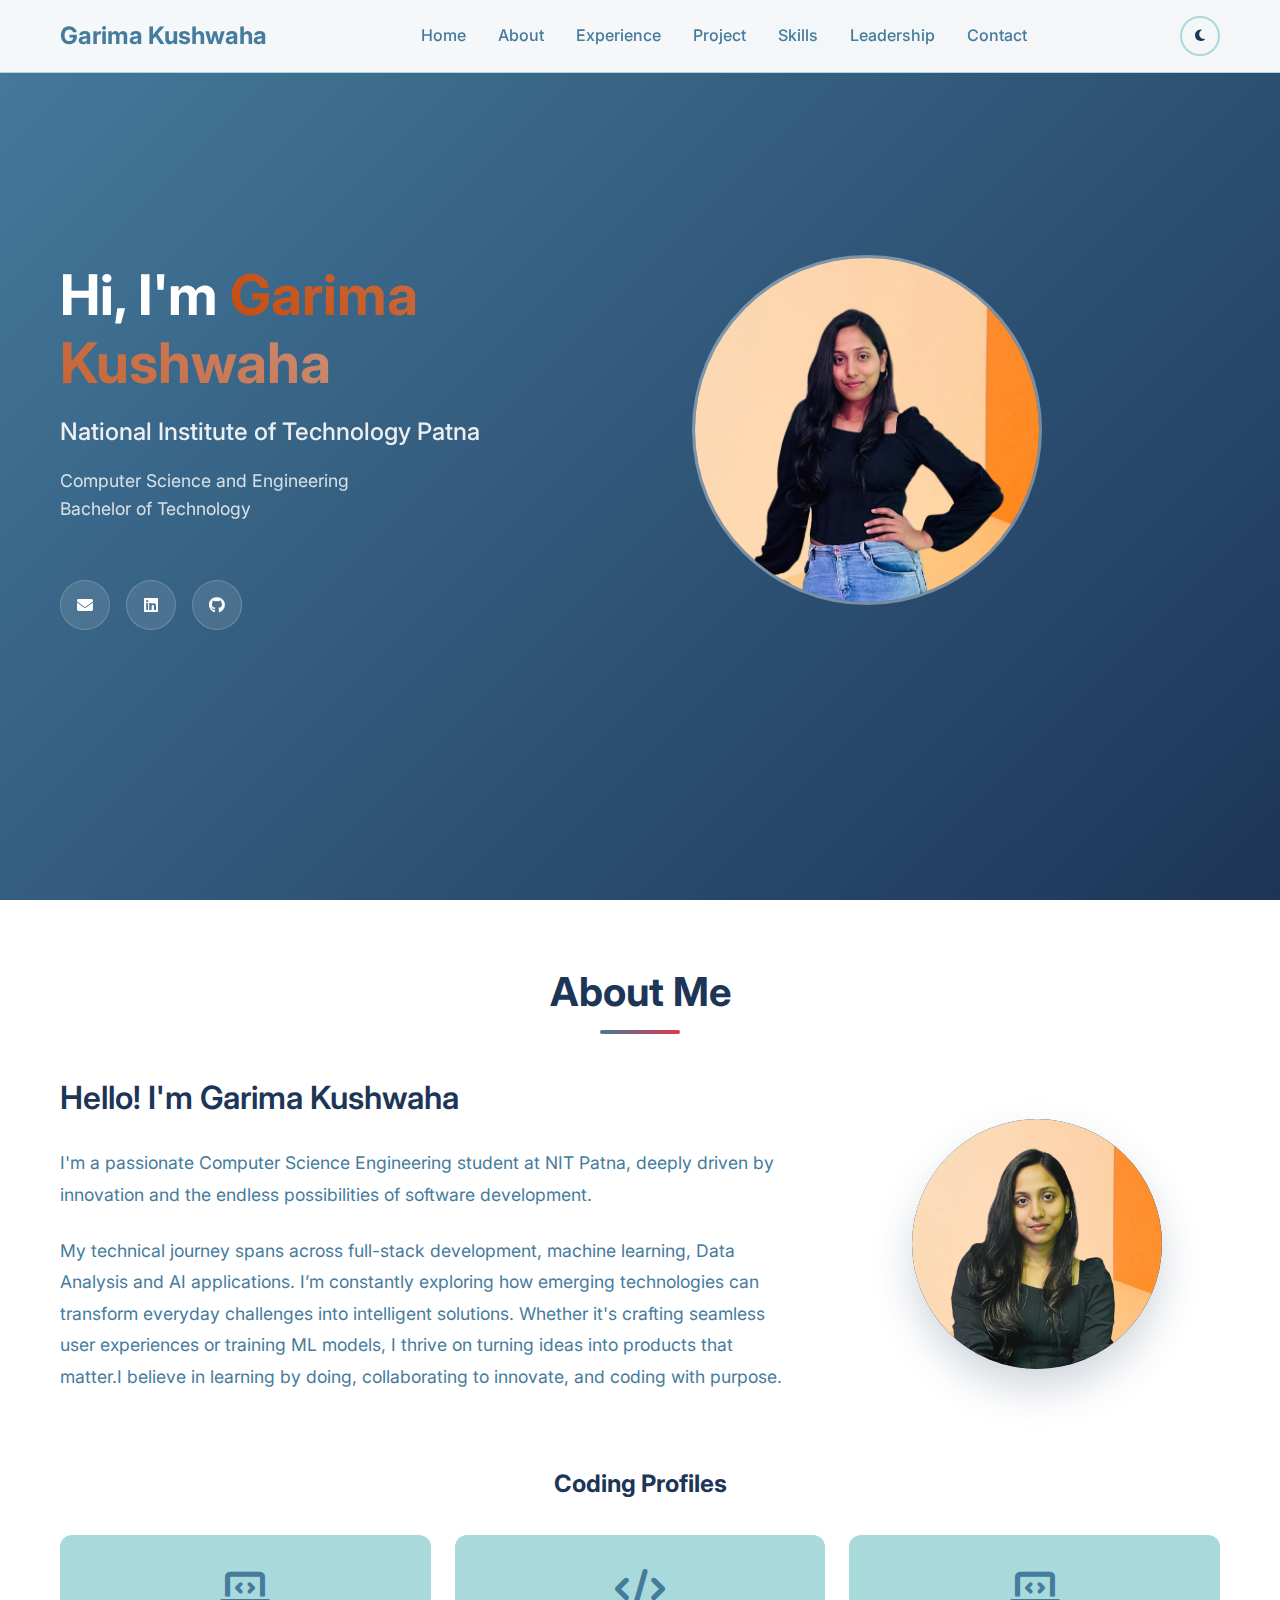
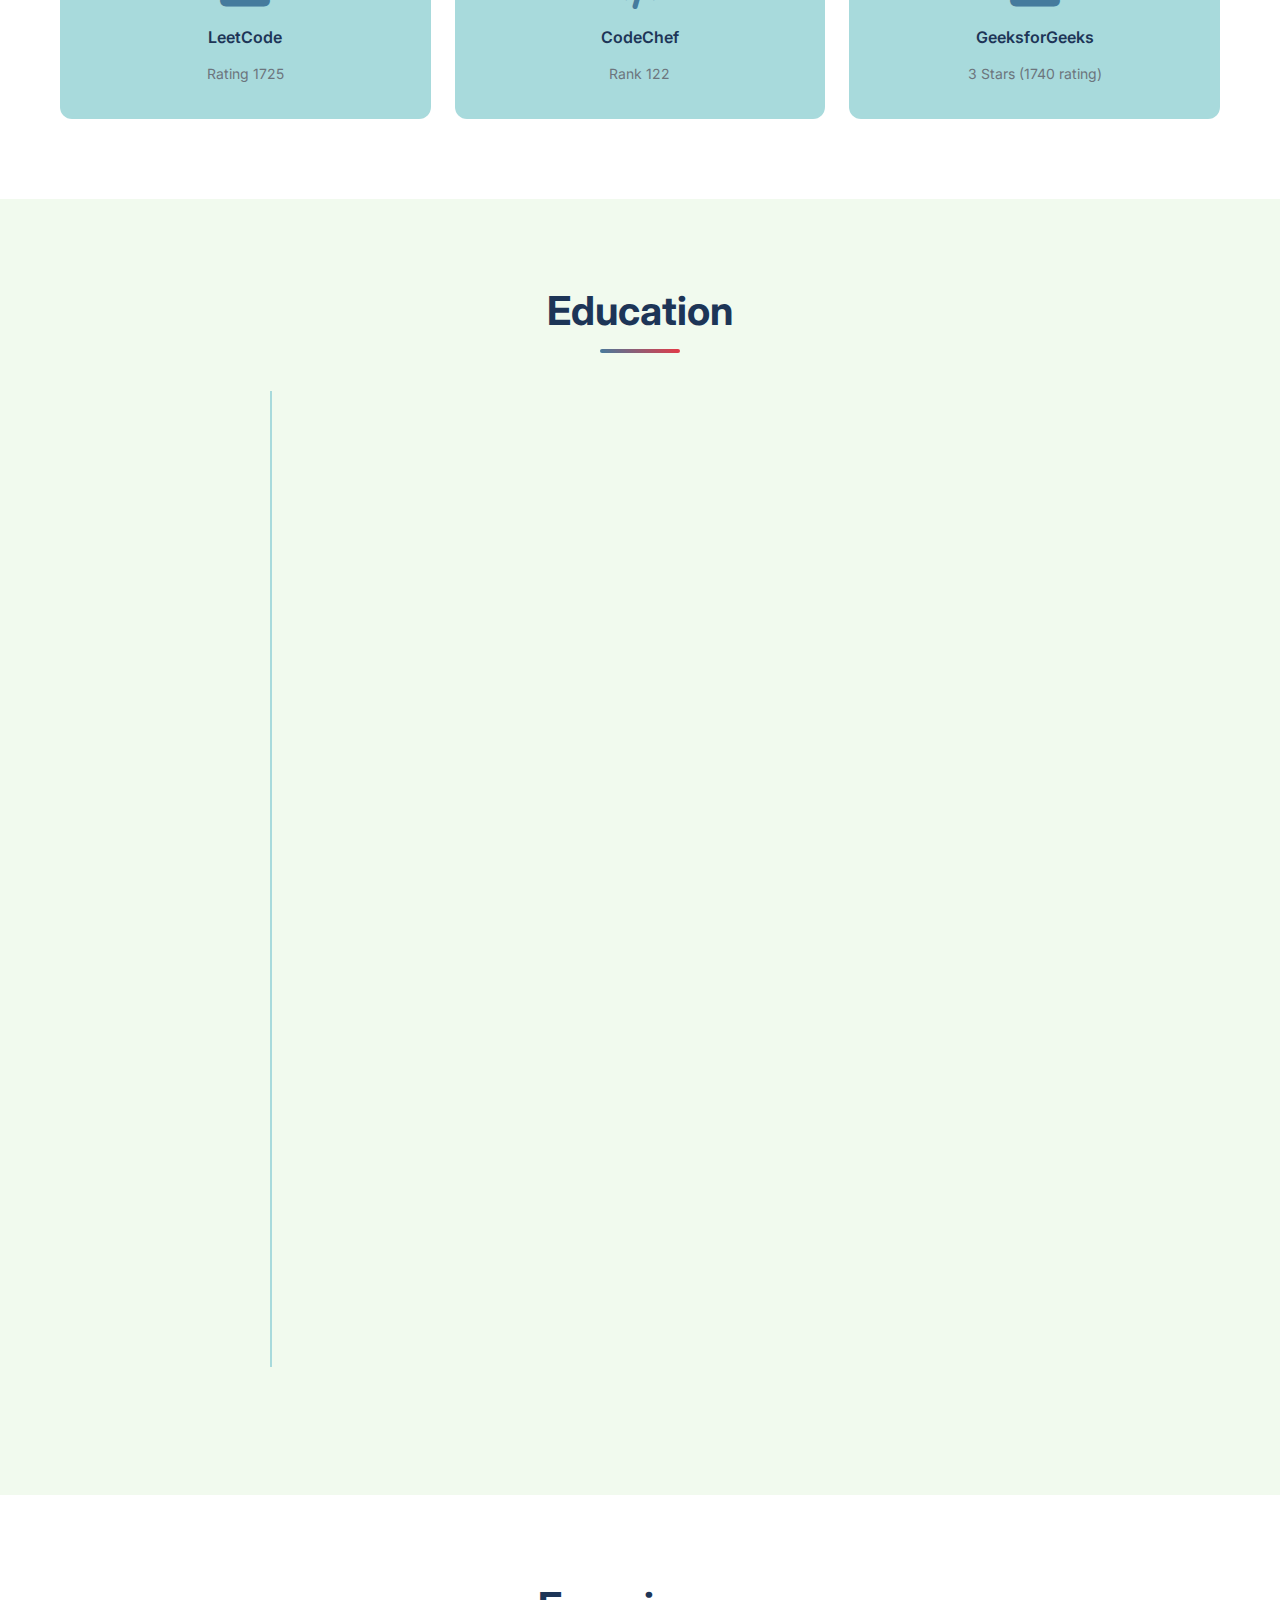
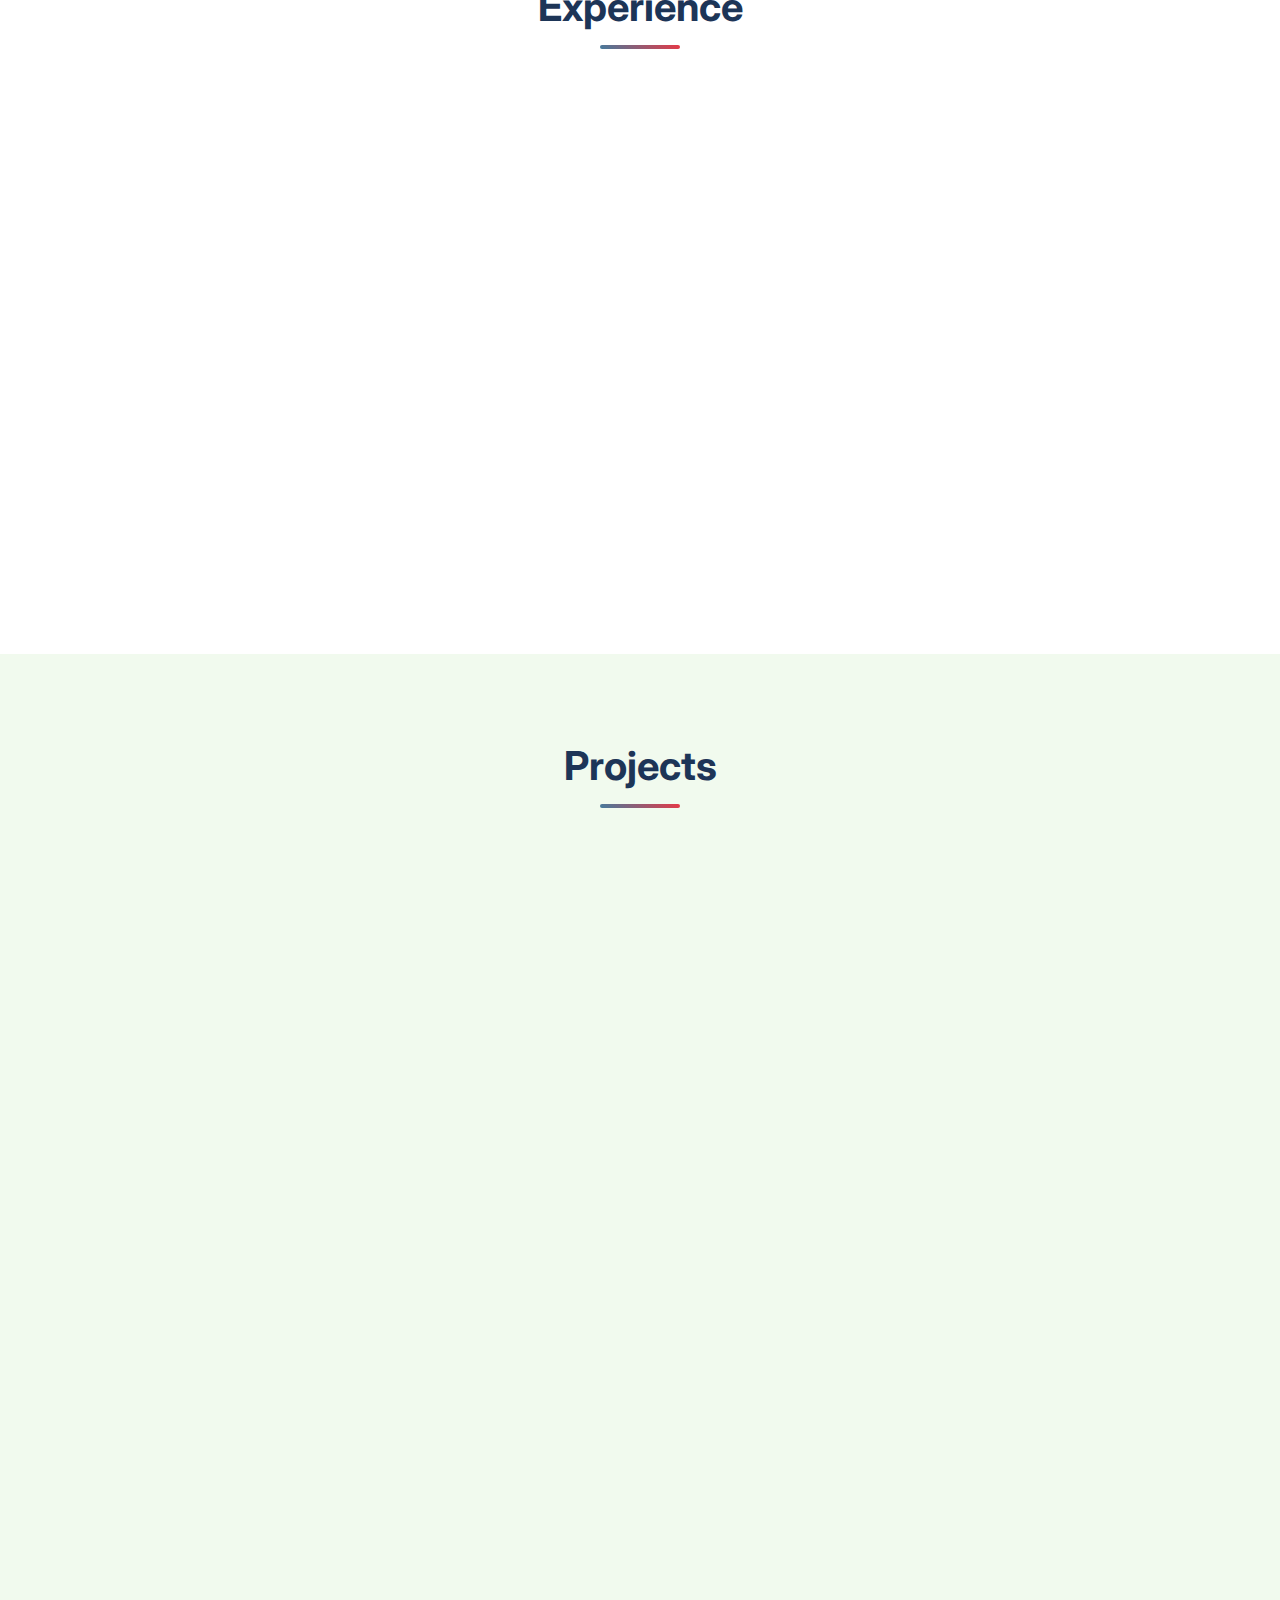
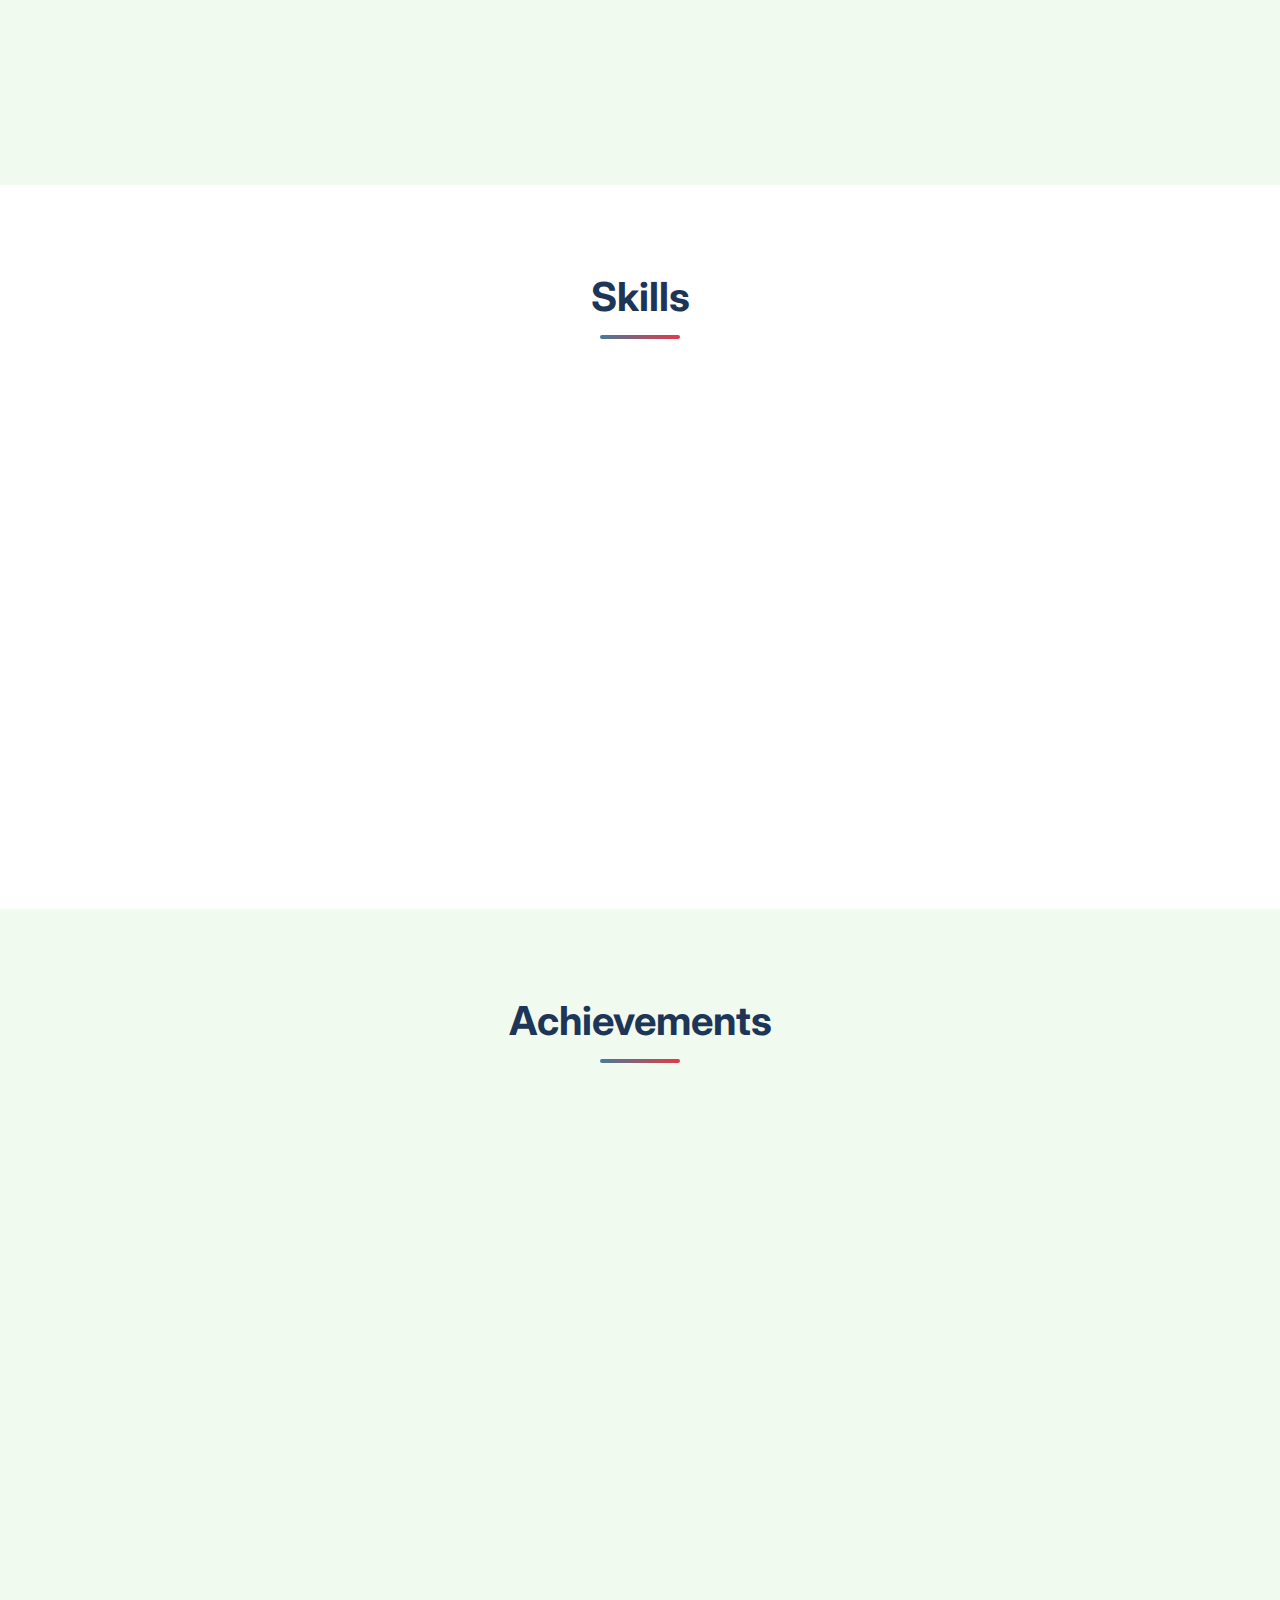
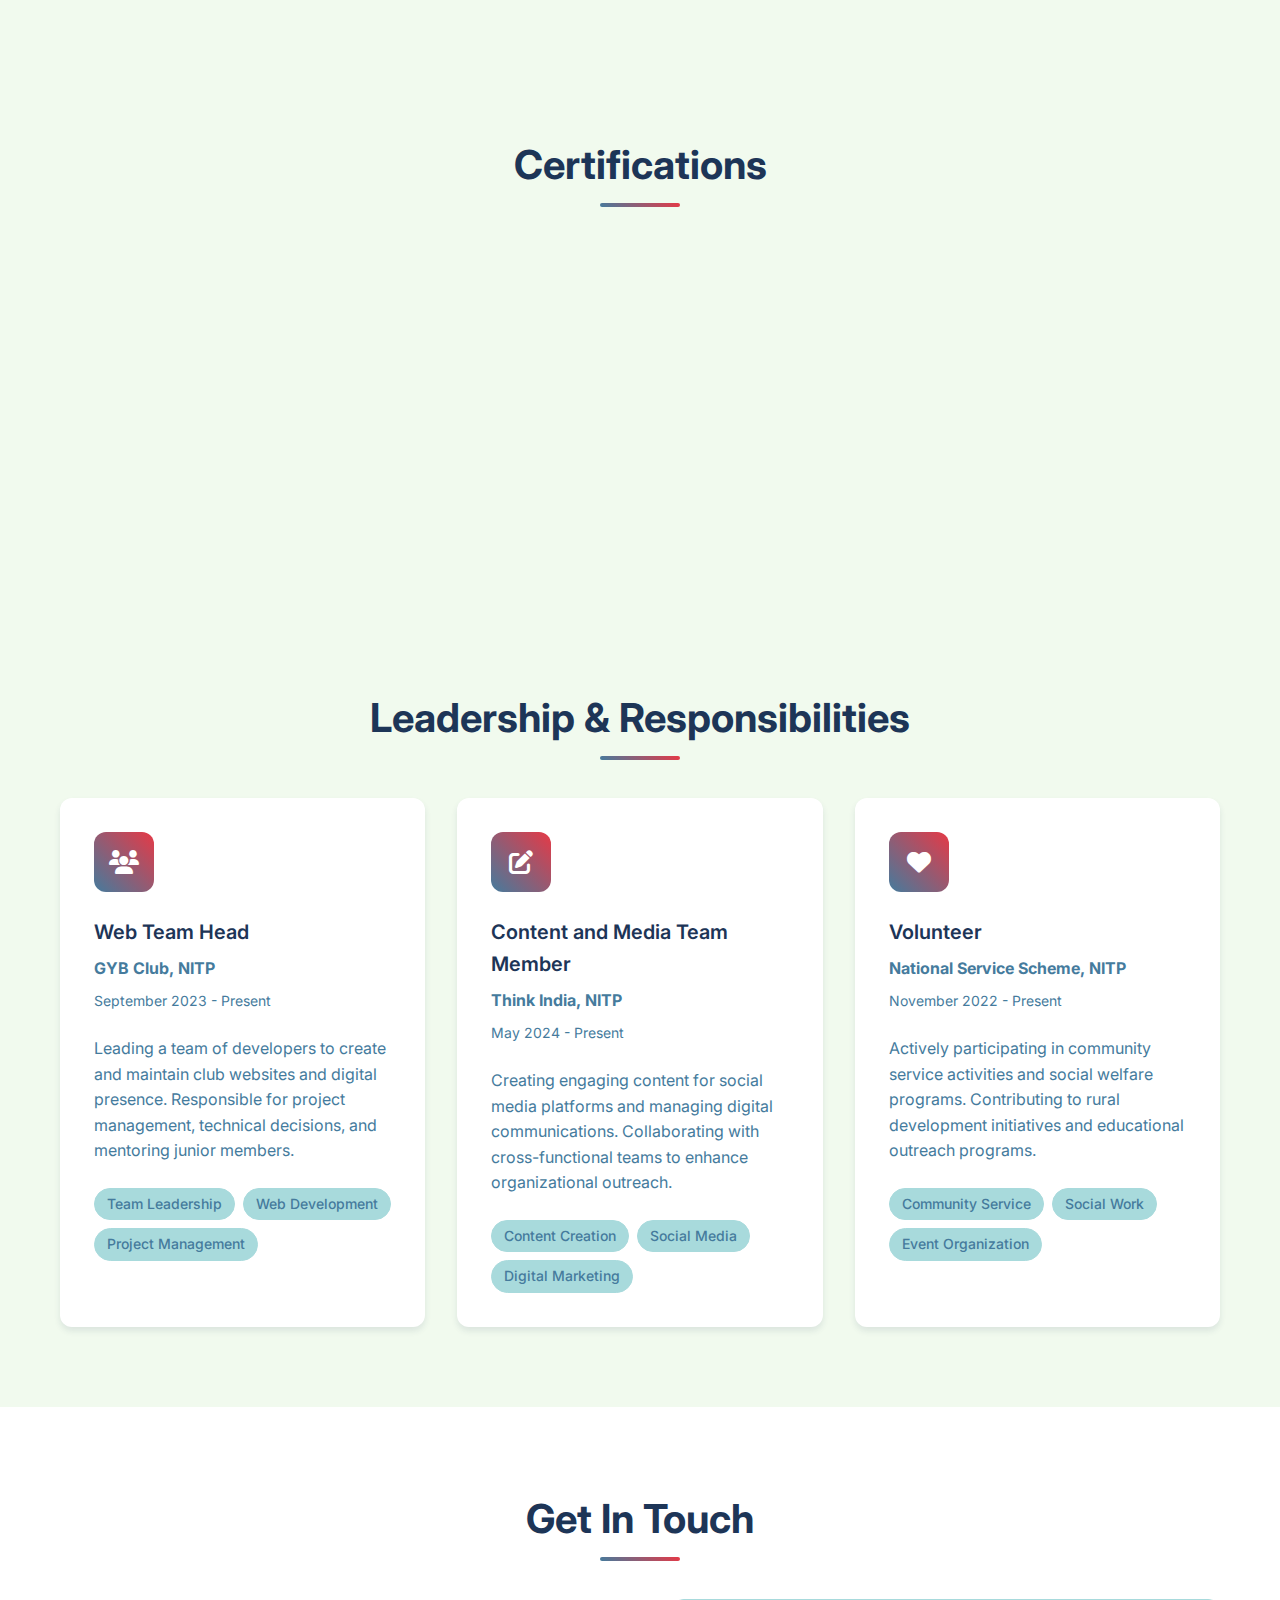
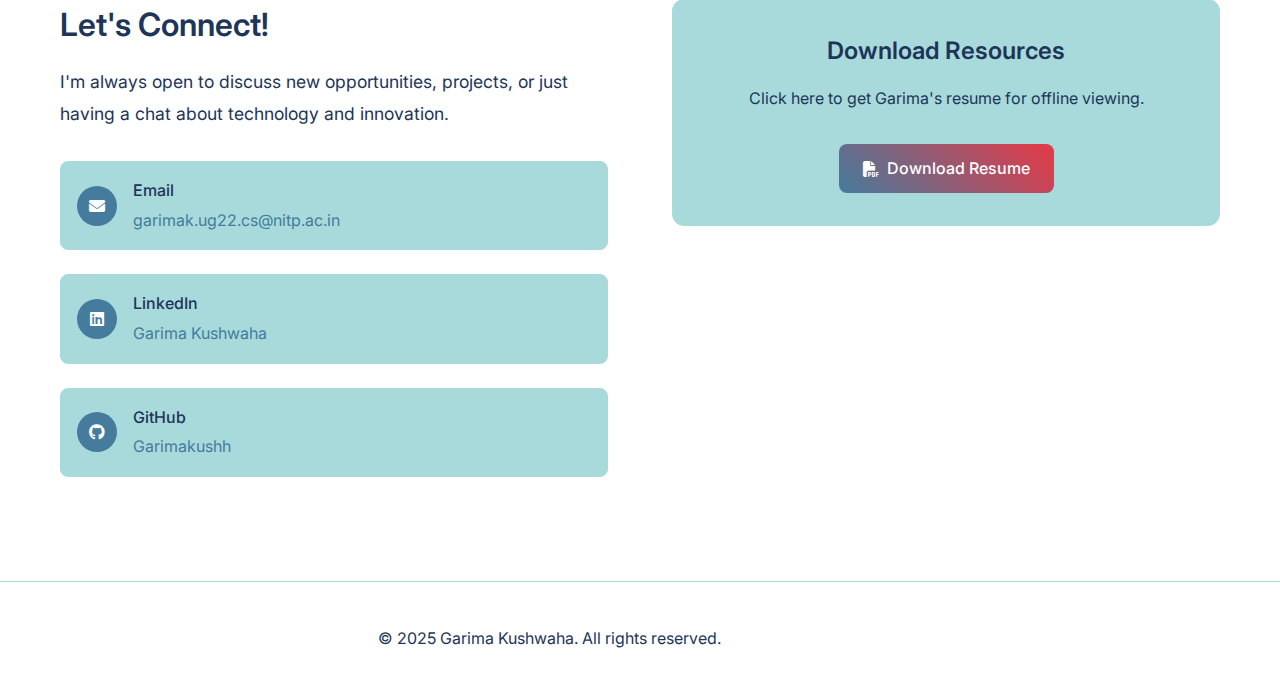
<file: index.html>
<!DOCTYPE html>
<html lang="en">
<head>
    <meta charset="UTF-8">
    <meta name="viewport" content="width=device-width, initial-scale=1.0">
    <title>Garima Kushwaha </title>
    <meta name="description" content="Professional portfolio of Garima Kushwaha - Software Developer & Computer Science Engineering student at NIT Patna">
    
    <!-- Fonts -->
    <link href="https://fonts.googleapis.com/css2?family=Inter:wght@300;400;500;600;700&display=swap" rel="stylesheet">
    
    <!-- Font Awesome -->
    <link rel="stylesheet" href="https://cdnjs.cloudflare.com/ajax/libs/font-awesome/6.4.0/css/all.min.css">
    
    <!-- Custom CSS -->
    <link rel="stylesheet" href="styles.css">
</head>
<body>
    <!-- Navigation -->
    <nav class="navbar" id="navbar">
        <div class="nav-container">
            <div class="nav-logo">
                <span>Garima Kushwaha</span>
            </div>
            <div class="nav-menu" id="nav-menu">
                <a href="#home" class="nav-link">Home</a>
                <a href="#about" class="nav-link">About</a>
                <a href="#experience" class="nav-link">Experience</a>
                <a href="#projects" class="nav-link">Project</a>
                <a href="#skills" class="nav-link">Skills</a>
                <a href="#leadership" class="nav-link">Leadership</a>
                <a href="#contact" class="nav-link">Contact</a>
                
            </div>
            <div class="nav-actions">
                <button class="theme-toggle" id="theme-toggle" aria-label="Toggle dark mode">
                    <i class="fas fa-moon" id="theme-icon"></i>
                </button>
                <div class="nav-toggle" id="nav-toggle">
                    <span class="bar"></span>
                    <span class="bar"></span>
                    <span class="bar"></span>
                </div>
            </div>
        </div>
    </nav>

    <!-- Hero Section -->
    <section id="home" class="hero">
        <div class="hero-container">
            <div class="hero-content">
                <div class="hero-text">
                    <h1 class="hero-title">
                        Hi, I'm <span class="highlight">Garima Kushwaha</span>
                    </h1>
                    <p class="hero-subtitle">National Institute of Technology Patna</p>
                    <p class="hero-description">
                        Computer Science and Engineering
                        <br>
                       Bachelor of Technology 
                       
                    </p>
                    
                </div>
                <div class="hero-image" style="width: 350px; height: 350px; margin-left: 20px; margin-top: 50px;">
                <div class="hero-avatar" style="width: 100%; height: 100%;">
                    <img src="assets/Kushh.jpg" alt="Garima Kushwaha" class="profile-img"  />
                </div>
            </div>

            </div>
            <div class="hero-social">
                <a href="mailto:garimak.ug22.cs@nitp.ac.in" class="social-link">
                    <i class="fas fa-envelope"></i>
                </a>
                <a href="https://linkedin.com/in/garima-kushwaha-75527b278" class="social-link" target="_blank">
                    <i class="fab fa-linkedin"></i>
                </a>
                <a href="https://github.com/Garimakushh" class="social-link" target="_blank">
                    <i class="fab fa-github"></i>
                </a>
                <!--<a href="tel:+919219124598" class="social-link">
                    <i class="fas fa-phone"></i>
                </a> -->
            </div>
        </div>
    </section>

    <!-- About Section -->
    <section id="about" class="about">
        <div class="container">
            <h2 class="section-title">About Me</h2>
            <div class="about-content">
                <div class="about-main">
                    <div class="about-text">
                        <h3>Hello! I'm Garima Kushwaha</h3>
                        <p>
                           I'm a passionate Computer Science Engineering student at NIT Patna, deeply driven by innovation and the 
                           endless possibilities of software development. 
                        </p>
                        <p>My technical journey spans across full-stack development, machine learning, Data Analysis and AI applications.
                            I’m constantly exploring how emerging technologies can transform everyday challenges into intelligent 
                            solutions. Whether it's crafting seamless user experiences or training ML models, I thrive on turning ideas into products
                            that matter.I believe in learning by doing, collaborating to innovate, and coding with purpose.
                        </p>
                        <!-- <div class="about-stats">
                            <div class="stat-item">
                                <span class="stat-number">9.08</span>
                                <span class="stat-label">CGPA</span>
                            </div>
                            <div class="stat-item">
                                <span class="stat-number">2+</span>
                                <span class="stat-label">Years Experience</span>
                            </div>
                            <div class="stat-item">
                                <span class="stat-number">10+</span>
                                <span class="stat-label">Projects</span>
                            </div>
                        </div> -->
                    </div>
                    <div class="about-image">
                        <div class="profile-picture">
                            <img src="assets/profile.jpg" alt="Garima Kushwaha" class="profile-img" />
                        </div>
                    </div>
                </div>
                <div class="coding-profiles">
                    <h3>Coding Profiles</h3>
                    <div class="profiles-grid">
                        <a href="https://leetcode.com/u/Garima_kush/" class="profile-card" target="_blank">
                            <i class="fas fa-laptop-code"></i>
                            <span>LeetCode</span>
                            <small>Rating 1725</small>
                        </a>
                        <a href="https://www.codechef.com/users/garimak0807" class="profile-card" target="_blank">
                            <i class="fas fa-code"></i>
                            <span>CodeChef</span>
                            <small>Rank 122</small>
                        </a>
                        <a href="https://www.geeksforgeeks.org/user/garimakushf8p2/" class="profile-card" target="_blank">
                            <i class="fas fa-laptop-code"></i>
                            <span>GeeksforGeeks</span>
                            <small>3 Stars (1740 rating)</small>
                        </a>
                        
                    </div>
                </div>
            </div>
        </div>
    </section>

    <!-- Education Section -->
    <section id="education" class="education">
        <div class="container">
            <h2 class="section-title">Education</h2>
            <div class="education-timeline">
                <div class="timeline-item">
                    <div class="timeline-marker"></div>
                    <div class="timeline-content">
                        <h3>Bachelor of Technology - Computer Science and Engineering</h3>
                        <h4>National Institute of Technology, Patna</h4>
                        <p class="timeline-grade">CGPA: 9.08/10</p>
                        <p class="timeline-date">June 2026</p>
                        <div class="coursework">
                            <h5>Relevant Coursework:</h5>
                            <div class="course-tags">
                                <span class="tag">Data Structures & Algorithms</span>
                                <span class="tag">DBMS</span>
                                <span class="tag">Machine Learning</span>
                                <span class="tag">Software Engineering</span>
                                <span class="tag">Computer Networks</span>
                                <span class="tag">Operating Systems</span>
                                <span class="tag">Artificial Intelligence</span>
                                <span class="tag">Cloud Computing</span>
                                <span class="tag">OOPS</span>
                                <span class="tag">Data Mining</span>
                                <span class="tag">IoT</span>
                                <span class="tag">Compiler Design</span>
                            </div>
                        </div>
                    </div>
                </div>
                <div class="timeline-item">
                    <div class="timeline-marker"></div>
                    <div class="timeline-content">
                        <h3>Senior Secondary Education</h3>
                        <h4>K.V. Chero-salempur (U.P.), CBSE</h4>
                        <p class="timeline-grade">Percentage: 95%</p>
                        <p class="timeline-date">March 2021</p>
                    </div>
                </div>
                <div class="timeline-item">
                    <div class="timeline-marker"></div>
                    <div class="timeline-content">
                        <h3>Secondary Education</h3>
                        <h4>K.V. Chero-salempur (U.P.), CBSE</h4>
                        <p class="timeline-grade">Percentage: 95.8%</p>
                        <p class="timeline-date">March 2019</p>
                    </div>
                </div>
            </div>
        </div>
    </section>

    <!-- Experience Section -->
    <section id="experience" class="experience">
        <div class="container">
            <h2 class="section-title">Experience</h2>
            <div class="experience-grid">
                <div class="experience-card">
                    <div class="experience-header">
                        <h3>Software Developer Intern</h3>
                        <h4>CodTech IT Solutions</h4>
                        <p class="experience-date">June 2025 - July 2025</p>
                        <span class="experience-type">Remote</span>
                    </div>
                    <div class="experience-content">
                        <ul>
                            <li>Developing a collaborative tool for coding similar to Google Docs</li>
                            <li>Implementing WebSocket for real-time bi-directional communication</li>
                            <li>Building multi-user support functionality</li>
                            <li>Working with modern web technologies for seamless user experience</li>
                        </ul>
                    </div>
                </div>
                <a href="https://github.com/Garimakushh/PlantDiseasePrediction" target="_blank" style="text-decoration: none; color: inherit;">
                <div class="experience-card">
                    <div class="experience-header">
                        <h3>Research Intern</h3>
                        <h4>NIT Patna</h4>
                        <p class="experience-date">July 2024 - August 2024</p>
                        <span class="experience-type">On-site</span>
                    </div>
                    <div class="experience-content">
                        <ul>
                            <li>Developed AI-powered Plant Disease Prediction App using ML and Deep Learning</li>
                            <li>Implemented CNN for image-based plant disease detection</li>
                            <li>Utilized Streamlit for creating intuitive user interface</li>
                            <li>Applied computer vision techniques for agricultural solutions</li>
                            <li>Real-time Prediction: Provides instant feedback to users.</li>
                            <li>Dataset used : PlantVillage dataset</li>
                        </ul>
                    </div>
                </div>
                </a>
            </div>
        </div>
    </section>

    <!-- Projects Section -->
    <section id="projects" class="projects">
        <div class="container">
            <h2 class="section-title">Projects</h2>
            <div class="projects-grid">
                <!--CP tracer-->
                <a href="https://github.com/Garimakushh/CP-progress-tracker" target="_blank" style="text-decoration: none; color: inherit;">
                <div class="project-card">
                    <div class="project-header">
                        <h3>CP Progress Tracker</h3>
                        <p class="project-date">March 2025</p>
                    </div>
                    <div class="project-content">
                        <p>Competitive programming tracker to analyze user performance with CodeForces API integration.</p>
                        <ul>
                            <li>Integrated CodeForces API for real-time rating and statistics</li>
                            <li>Implemented rating graphs and pie charts for performance visualization</li>
                            <li>User profile evaluation with problem-solving analytics</li>
                        </ul>
                        <div class="tech-stack">
                            <span class="tech-tag">React.js</span>
                            <span class="tech-tag">Express.js</span>
                            <span class="tech-tag">MongoDB</span>
                            <span class="tech-tag">Bootstrap</span>
                            <span class="tech-tag">JavaScript</span>
                            <span class="tech-tag">API Integration</span>
                        </div>
                    </div>
                </div>
            </a>
            <!--Traffec speed-->
             <a href="https://github.com/Garimakushh/Traffic-speed-prediction" target="_blank" style="text-decoration: none; color: inherit;">
                <div class="project-card">
                    <div class="project-header">
                        <h3>Traffic Speed Prediction</h3>
                        <p class="project-date">May 2025</p>
                    </div>
                    <div class="project-content">
                        <p>AI-powered traffic speed prediction model using machine learning and deep learning techniques.</p>
                        <ul>
                            <li>Implemented LSTM-GCN hybrid model for spatial and temporal data</li>
                            <li>Integrated weather API for enhanced prediction accuracy</li>
                            <li>Applied deep learning for traffic pattern analysis</li>
                        </ul>
                        <div class="tech-stack">
                            <span class="tech-tag">Python</span>
                            <span class="tech-tag">NumPy</span>
                            <span class="tech-tag">Pandas</span>
                            <span class="tech-tag">Matplotlib</span>
                            <span class="tech-tag">Keras</span>
                            <span class="tech-tag">TensorFlow</span>
                        </div>
                    </div>
                </div>
                </a>
                 <!--Vendor Performance Dashboard-->
                <a href="https://github.com/Garimakushh/Vendor-Performance-Analysis" target="_blank" style="text-decoration: none; color: inherit;">
                <div class="project-card">
                   <div class="project-header">
                    <h3>Vendor Performance Dashboard</h3>
                    <p class="project-date">July 2025</p>
                   </div>
                 <div class="project-content">
                 <p>An intelligent, data-driven dashboard to analyze vendor efficiency, brand performance, and optimize retail inventory.</p>
            <ul>
                <li>Analyzed sales and procurement data to identify underperforming vendors and brand inefficiencies</li>
                <li>Built a Power BI dashboard with KPIs, bar/donut charts, and scatter plots to highlight $2.71M in unsold inventory and margin opportunities</li>

            </ul>
            <div class="tech-stack">
                <span class="tech-tag">Python</span>
                <span class="tech-tag">Power BI</span>
                <span class="tech-tag">PostgreSQL</span>
                <span class="tech-tag">Excel</span>
                <span class="tech-tag">Matplotlib</span>
                <span class="tech-tag">Seaborn</span>
                <span class="tech-tag">EDA</span>
            </div>
        </div>
    </div>
</a>

                <!--Spam detection-->
                <a href="https://github.com/Garimakushh/spamDetectionEx" target="_blank" style="text-decoration: none; color: inherit;">
                <div class="project-card">
                    <div class="project-header">
                        <h3>Spam Detection Extension</h3>
                        <p class="project-date">May 2024</p>
                    </div>
                    <div class="project-content">
                        <p>Frontend landing page for a conceptual browser extension that identifies and filters spam emails in real-time.</p>
                        <ul>
                            <li>Designed an intuitive and clean UI to showcase the extension’s features</li>
                            <li>Focused on UX design principles to convey trust and ease of use</li>
                            <li>Built using only HTML and CSS, optimized for responsiveness and cross-browser support</li>
                        </ul>
                        <div class="tech-stack">
                            <span class="tech-tag">HTML</span>
                            <span class="tech-tag">CSS</span>
                            <span class="tech-tag">Responsive Design</span>
                            <span class="tech-tag">UI/UX</span>
                            <span class="tech-tag">Landing Page</span>
                        </div>
                    </div>
                </div>
                </a>
               
            </div>
        </div>
    </section>

    <!-- Skills Section -->
    <section id="skills" class="skills">
        <div class="container">
            <h2 class="section-title">Skills</h2>
            <div class="skills-grid">
                <div class="skill-category">
                    <h3>Programming Languages</h3>
                    <div class="skill-items">
                        <div class="skill-item">
                            <span class="skill-name">C</span>
                            <div class="skill-bar">
                                <div class="skill-progress" data-width="85"></div>
                            </div>
                        </div>
                        <div class="skill-item">
                            <span class="skill-name">C++</span>
                            <div class="skill-bar">
                                <div class="skill-progress" data-width="90"></div>
                            </div>
                        </div>
                        <div class="skill-item">
                            <span class="skill-name">Python</span>
                            <div class="skill-bar">
                                <div class="skill-progress" data-width="85"></div>
                            </div>
                        </div>
                        <div class="skill-item">
                            <span class="skill-name">Java</span>
                            <div class="skill-bar">
                                <div class="skill-progress" data-width="80"></div>
                            </div>
                        </div>
                        <div class="skill-item">
                            <span class="skill-name">JavaScript</span>
                            <div class="skill-bar">
                                <div class="skill-progress" data-width="85"></div>
                            </div>
                        </div>
                    </div>
                </div>
                <div class="skill-category">
                    <h3>Web Technologies</h3>
                    <div class="skill-items">
                        <div class="skill-item">
                            <span class="skill-name">HTML/CSS</span>
                            <div class="skill-bar">
                                <div class="skill-progress" data-width="85"></div>
                            </div>
                        </div>
                        <div class="skill-item">
                            <span class="skill-name">Express.js</span>
                            <div class="skill-bar">
                                <div class="skill-progress" data-width="80"></div>
                            </div>
                        </div>
                        <div class="skill-item">
                            <span class="skill-name">React.js</span>
                            <div class="skill-bar">
                                <div class="skill-progress" data-width="90"></div>
                            </div>
                        </div>
                        <div class="skill-item">
                            <span class="skill-name">Bootstrap</span>
                            <div class="skill-bar">
                                <div class="skill-progress" data-width="85"></div>
                            </div>
                        </div>
                        <div class="skill-item">
                            <span class="skill-name">Figma/Canva</span>
                            <div class="skill-bar">
                                <div class="skill-progress" data-width="80"></div>
                            </div>
                        </div>

                    </div>
                </div>
                
                <div class="skill-category">
                    <h3>Databases & Tools</h3>
                    <div class="skill-items">
                        <div class="skill-item">
                            <span class="skill-name">MongoDB</span>
                            <div class="skill-bar">
                                <div class="skill-progress" data-width="80"></div>
                            </div>
                        </div>
                        <div class="skill-item">
                            <span class="skill-name">MySQL</span>
                            <div class="skill-bar">
                                <div class="skill-progress" data-width="75"></div>
                            </div>
                        </div>
                        
                        <div class="skill-item">
                            <span class="skill-name">PostgreSQL</span>
                            <div class="skill-bar">
                                <div class="skill-progress" data-width="80"></div>
                            </div>
                        </div>
                        <div class="skill-item">
                            <span class="skill-name">Unix/Kali Linux</span>
                            <div class="skill-bar">
                                <div class="skill-progress" data-width="85"></div>
                            </div>
                        </div>
                        <div class="skill-item">
                            <span class="skill-name">Orange/Weka</span>
                            <div class="skill-bar">
                                <div class="skill-progress" data-width="80"></div>
                            </div>
                        </div>
                    </div>
                </div>
                
            </div>
        </div>
    </section>

    <!-- Achievements Section -->
    <section id="achievements" class="achievements">
        <div class="container">
            <h2 class="section-title">Achievements</h2>
            <div class="achievements-grid">
                <div class="achievement-card">
                    <div class="achievement-icon">
                        <i class="fas fa-trophy"></i>
                    </div>
                    <h3>Microsoft Campus Connect 2.0</h3>
                    <p>Winner of the Quiz and proud to be in top 40 on leaderboard.</p>
                </div>
               
                <div class="achievement-card">
                    <div class="achievement-icon">
                        <i class="fas fa-medal"></i>
                    </div>
                    <h3>CodeChef Contest Performance</h3>
                    <p>Secured global rank 122 in CodeChef starters 192 contest</p>
                </div>
                <div class="achievement-card">
                    <div class="achievement-icon">
                        <i class="fas fa-medal"></i>
                    </div>
                    <h3>LeetCode Contest Performance</h3>
                    <p> Secured a rank of 571 in LeetCode Weekly Contest 458</p>
                    <p>(max. rating of 1725)</p>
                </div>
                <div class="achievement-card">
                    <div class="achievement-icon">
                        <i class="fas fa-star"></i>
                    </div>
                    <h3>GeeksforGeeks Rating</h3>
                    <p>Achieved 3-Star Coder status on GFG with a peak rating of 1740 </p>

                </div>
                 <div class="achievement-card">
                    <div class="achievement-icon">
                        <i class="fas fa-trophy"></i>
                    </div>
                    <h3>BPCL Medhavi Engineering Scholarship</h3>
                    <p>Winner of the prestigious scholarship program</p>
                </div>
                
               
            </div>
            <div class="container">
            <h2 class="section-title">Certifications</h2>
            <div class="achievements-grid">
                 <div class="achievement-card">
                    <div class="achievement-icon">
                        <i class="fas fa-certificate"></i>
                    </div>
                    <h3>NPTEL Certifications</h3>
                    <p>1. <a href="https://drive.google.com/file/d/1sv44GWLzdUjas3I1gwvPBKwp9-sVVsGz/view?usp=drivesdk" target="_blank" style="text-decoration: none; color: inherit;">Data Analytics with Python</a></p>
                    <p>2. <a href="https://drive.google.com/file/d/1sx3TYQ07AWcz-zzyh5K7HPe9CEYbwlPF/view?usp=drivesdk" target="_blank" style="text-decoration: none; color: inherit;">Privacy and Security in Online Social Media</a></p>
                   
                </div>
               <a href="https://drive.google.com/file/d/1Hg_L8dXlJWlqv1VzCHGXvnFNeZ3M2Ddv/view?usp=drivesdk" target="_blank" style="text-decoration: none; color: inherit;">
                   <div class="achievement-card">
                      <div class="achievement-icon">
                        <i class="fas fa-certificate"></i>
                      </div>
                      <h3>PowerBI Certification</h3>
                      <p>Learned to create interactive dashboards and visualize data for actionable business insights.</p>
                   </div>
                </a>

                <a href="https://drive.google.com/file/d/16-2l-2pIHbNbpjKr1s_1eXnztp_FdzBC/view?usp=drivesdk" target="_blank" style="text-decoration: none; color: inherit;">
                   <div class="achievement-card">
                      <div class="achievement-icon">
                        <i class="fas fa-certificate"></i>
                      </div>
                      <h3>SQL Certification</h3>
                      <p> Learned core SQL concepts, data querying, and relational database management.</p>
                   </div>
                </a>
                
            </div>
             </div>
        </div>

    </section>

    <!-- Leadership Section -->
    <section id="leadership" class="leadership">
        <div class="container">
            <h2 class="section-title">Leadership & Responsibilities</h2>
            <div class="leadership-grid">
                <div class="leadership-card">
                    <div class="leadership-icon">
                        <i class="fas fa-users"></i>
                    </div>
                    <h3>Web Team Head</h3>
                    <h4>GYB Club, NITP</h4>
                    <p class="leadership-date">September 2023 - Present</p>
                    <p>Leading a team of developers to create and maintain club websites and digital presence. Responsible for project management, technical decisions, and mentoring junior members.</p>
                    <div class="leadership-skills">
                        <span class="skill-tag">Team Leadership</span>
                        <span class="skill-tag">Web Development</span>
                        <span class="skill-tag">Project Management</span>
                    </div>
                </div>
                <div class="leadership-card">
                    <div class="leadership-icon">
                        <i class="fas fa-edit"></i>
                    </div>
                    <h3>Content and Media Team Member</h3>
                    <h4>Think India, NITP</h4>
                    <p class="leadership-date">May 2024 - Present</p>
                    <p>Creating engaging content for social media platforms and managing digital communications. Collaborating with cross-functional teams to enhance organizational outreach.</p>
                    <div class="leadership-skills">
                        <span class="skill-tag">Content Creation</span>
                        <span class="skill-tag">Social Media</span>
                        <span class="skill-tag">Digital Marketing</span>
                    </div>
                </div>
                <div class="leadership-card">
                    <div class="leadership-icon">
                        <i class="fas fa-heart"></i>
                    </div>
                    <h3>Volunteer</h3>
                    <h4>National Service Scheme, NITP</h4>
                    <p class="leadership-date">November 2022 - Present</p>
                    <p>Actively participating in community service activities and social welfare programs. Contributing to rural development initiatives and educational outreach programs.</p>
                    <div class="leadership-skills">
                        <span class="skill-tag">Community Service</span>
                        <span class="skill-tag">Social Work</span>
                        <span class="skill-tag">Event Organization</span>
                    </div>
                </div>
            </div>
        </div>
    </section>

    <!-- Contact Section -->
    <section id="contact" class="contact">
        <div class="container">
            <h2 class="section-title">Get In Touch</h2>
            <div class="contact-content">
                <div class="contact-info">
                    <h3>Let's Connect!</h3>
                    <p>I'm always open to discuss new opportunities, projects, or just having a chat about technology and innovation.</p>
                    <div class="contact-methods">
                        <div class="contact-method">
                            <i class="fas fa-envelope"></i>
                            <div>
                                <span>Email</span>
                                <a href="mailto:garimakushwaha0807@gmail.com">garimak.ug22.cs@nitp.ac.in</a>
                            </div>
                        </div>
                        <!-- <div class="contact-method">
                            <i class="fas fa-phone"></i>
                            <div>
                                <span>Phone</span>
                                <a href="tel:+919219124598">+91-9219124598</a>
                            </div>
                        </div> -->
                        <div class="contact-method">
                            <i class="fab fa-linkedin"></i>
                            <div>
                                <span>LinkedIn</span>
                                <a href="https://linkedin.com/in/garima-kushwaha-75527b278" target="_blank">Garima Kushwaha</a>
                            </div>
                        </div>
                        <div class="contact-method">
                            <i class="fab fa-github"></i>
                            <div>
                                <span>GitHub</span>
                                <a href="https://github.com/Garimakushh" target="_blank">Garimakushh</a>
                            </div>
                        </div>
                    </div>
                </div>
                <div class="download-section">
                    <h3>Download Resources</h3>
                    <p>Click here to get Garima's resume for offline viewing.</p>
                    <div class="download-buttons">
                        <a href="assets/resume.pdf" download class="download-btn">
                            <i class="fas fa-file-pdf"></i>
                            <span>Download Resume</span>
                        </a>
                        
                    </div>
                </div>
            </div>
        </div>
    </section>

    <!-- Footer -->
    <footer class="footer">
        <div class="container">
            <div class="footer-content">
                <p style="text-align: center; margin: 0 auto;">&copy; 2025 Garima Kushwaha. All rights reserved.</p>

                <div class="footer-social">
                    <a href="mailto:garimak.ug22.cs@nitp.ac.in" class="social-link">
                        <i class="fas fa-envelope"></i>
                    </a>
                    <a href="https://linkedin.com/in/garima-kushwaha-75527b278" class="social-link" target="_blank">
                        <i class="fab fa-linkedin"></i>
                    </a>
                    <a href="https://github.com/Garimakushh" class="social-link" target="_blank">
                        <i class="fab fa-github"></i>
                    </a>
                </div>
            </div>
        </div>
    </footer>

    <!-- Back to Top Button -->
    <button id="back-to-top" class="back-to-top">
        <i class="fas fa-chevron-up"></i>
    </button>

    <script src="script.js"></script>
</body>
</html>
</file>
<file: styles.css>
/* Reset and Base Styles */
* {
    margin: 0;
    padding: 0;
    box-sizing: border-box;
}

:root {
    /* Light theme colors using your palette */
    --bg-primary: #f1faee;
    --bg-secondary: #ffffff;
    --bg-tertiary: #a8dadc;
    --text-primary: #1d3557;
    --text-secondary: #457b9d;
    --text-tertiary: #6c757d;
    --accent-primary: #457b9d;
    --accent-secondary: #e63946;
    --border-color: #a8dadc;
    --shadow-light: rgba(29, 53, 87, 0.1);
    --shadow-medium: rgba(29, 53, 87, 0.2);
    --gradient-primary: linear-gradient(135deg, #457b9d 0%, #1d3557 100%);
    --gradient-accent: linear-gradient(45deg, #457b9d, #e63946);
}

[data-theme="dark"] {
    /* Dark theme colors using your palette */
    --bg-primary: #1d3557;
    --bg-secondary: #457b9d;
    --bg-tertiary: #2c5f7a;
    --text-primary: #f1faee;
    --text-secondary: #a8dadc;
    --text-tertiary: #94a3b8;
    --accent-primary: #a8dadc;
    --accent-secondary: #e63946;
    --border-color: #5a8fa8;
    --shadow-light: rgba(0, 0, 0, 0.3);
    --shadow-medium: rgba(0, 0, 0, 0.5);
    --gradient-primary: linear-gradient(135deg, #1d3557 0%, #457b9d 100%);
    --gradient-accent: linear-gradient(45deg, #a8dadc, #e63946);
}

html {
    scroll-behavior: smooth;
}

body {
    font-family: 'Inter', sans-serif;
    line-height: 1.6;
    color: var(--text-primary);
    background-color: var(--bg-primary);
    transition: background-color 0.3s ease, color 0.3s ease;
}

.container {
    max-width: 1200px;
    margin: 0 auto;
    padding: 0 20px;
}

/* Navigation */
.navbar {
    position: fixed;
    top: 0;
    left: 0;
    right: 0;
    background: rgba(255, 255, 255, 0.95);
    backdrop-filter: blur(20px);
    z-index: 1000;
    padding: 1rem 0;
    transition: all 0.3s ease;
    border-bottom: 1px solid var(--border-color);
}

[data-theme="dark"] .navbar {
    background: rgba(15, 23, 42, 0.95);
}

.navbar.scrolled {
    background: rgba(255, 255, 255, 0.98);
    box-shadow: 0 2px 20px var(--shadow-medium);
}

[data-theme="dark"] .navbar.scrolled {
    background: rgba(15, 23, 42, 0.98);
}

.nav-container {
    max-width: 1200px;
    margin: 0 auto;
    padding: 0 20px;
    display: flex;
    justify-content: space-between;
    align-items: center;
}

.nav-actions {
    display: flex;
    align-items: center;
    gap: 1rem;
}

.theme-toggle {
    background: transparent;
    border: 2px solid var(--border-color);
    border-radius: 50%;
    width: 40px;
    height: 40px;
    display: flex;
    align-items: center;
    justify-content: center;
    cursor: pointer;
    transition: all 0.3s ease;
    color: var(--text-primary);
}

.theme-toggle:hover {
    border-color: var(--accent-primary);
    color: var(--accent-primary);
    transform: scale(1.1);
}

.nav-logo span {
    font-size: 1.5rem;
    font-weight: 700;
    color: var(--accent-primary);
}

.nav-menu {
    display: flex;
    gap: 2rem;
}

.nav-link {
    text-decoration: none;
    color: var(--text-secondary);
    font-weight: 500;
    transition: color 0.3s ease;
    position: relative;
}

.nav-link::after {
    content: '';
    position: absolute;
    bottom: -5px;
    left: 0;
    width: 0;
    height: 2px;
    background: var(--accent-primary);
    transition: width 0.3s ease;
}

.nav-link:hover::after,
.nav-link.active::after {
    width: 100%;
}

.nav-link:hover,
.nav-link.active {
    color: var(--accent-primary);
}

.nav-toggle {
    display: none;
    flex-direction: column;
    cursor: pointer;
}

.bar {
    width: 25px;
    height: 3px;
    background: var(--text-secondary);
    margin: 3px 0;
    transition: 0.3s;
    border-radius: 3px;
}


/* Hero Section */
.hero {
    min-height: 100vh;
    padding-top: 100px; /* Adjust to match navbar height */
    position: relative;
    z-index: 1;
    display: flex;
    align-items: center;
    color: white;
    overflow: hidden;
}




@keyframes float {
    0%, 100% { transform: translateY(0px); }
    50% { transform: translateY(-20px); }
}

.hero-container {
  max-width: 1200px;
  margin: 0 auto;
  padding: 0 20px;
  position: relative;
  z-index: 2;
  padding-bottom: 60px; 
}


.hero-content {
    display: grid;
    grid-template-columns: 1fr 1fr;
    gap: 4rem;
    align-items: center;
}

.hero-title {
    
    margin-top: 0;
    padding-top: 0.5rem; /* optional visual space inside */
    font-size: 3.5rem;
    font-weight: 700;
    margin-bottom: 1rem;
    line-height: 1.2;
}

.highlight {
    background: linear-gradient(45deg, #c74b0e 0%, #cb8d74 100%);
    -webkit-background-clip: text;
    -webkit-text-fill-color: transparent;
    background-clip: text;
}

.hero-subtitle {
    font-size: 1.5rem;
    font-weight: 500;
    margin-bottom: 1rem;
    opacity: 0.9;
}

.hero-description {
    font-size: 1.1rem;
    margin-bottom: 2rem;
    opacity: 0.8;
    line-height: 1.6;
}

.hero-buttons {
    display: flex;
    gap: 1rem;
    flex-wrap: wrap;
}

.btn {
    display: inline-flex;
    align-items: center;
    gap: 0.5rem;
    padding: 12px 24px;
    text-decoration: none;
    border-radius: 8px;
    font-weight: 500;
    transition: all 0.3s ease;
    border: 2px solid transparent;
}

.btn-primary {
    background: rgba(255, 255, 255, 0.2);
    color: white;
    border-color: rgba(255, 255, 255, 0.3);
    backdrop-filter: blur(10px);
}

.btn-primary:hover {
    background: rgba(255, 255, 255, 0.3);
    transform: translateY(-2px);
}

.btn-secondary {
    background: transparent;
    color: white;
    border-color: rgba(255, 255, 255, 0.5);
}

.btn-secondary:hover {
    background: rgba(255, 255, 255, 0.1);
    transform: translateY(-2px);
}

.hero-image {
    display: flex;
    justify-content: center;
    align-items: center;
}

.hero-avatar {
    width: 200px;
    height: 200px;
    border-radius: 50%;
    background: rgba(255, 255, 255, 0.1);
    backdrop-filter: blur(10px);
    display: flex;
    align-items: center;
    justify-content: center;
    font-size: 4rem;
    border: 3px solid rgba(255, 255, 255, 0.3);
    animation: pulse 2s ease-in-out infinite;
}

@keyframes pulse {
    0%, 100% { transform: scale(1); }
    50% { transform: scale(1.05); }
}

.hero-social {
    position: absolute bottom;
    left: 40px;
    top: 50%;
    transform: translateY(-50%);
    display: flex;
    flex-direction: flex;
    gap: 1rem;
    
}

.social-link {
    width: 50px;
    height: 50px;
    border-radius: 50%;
    background: rgba(255, 255, 255, 0.1);
    backdrop-filter: blur(10px);
    display: flex;
    align-items: center;
    justify-content: center;
    color: white;
    text-decoration: none;
    transition: all 0.3s ease;
    border: 1px solid rgba(255, 255, 255, 0.2);
}

.social-link:hover {
    background: rgba(255, 255, 255, 0.2);
    transform: translateX(5px);
}

/* Section Styles */
section {
    padding: 80px 0;
}

.section-title {
    font-size: 2.5rem;
    font-weight: 700;
    text-align: center;
    margin-bottom: 3rem;
    color: #1f2937;
    position: relative;
}

.section-title::after {
    content: '';
    position: absolute;
    bottom: -10px;
    left: 50%;
    transform: translateX(-50%);
    width: 80px;
    height: 4px;
    background: var(--gradient-accent);
    border-radius: 2px;
}

/* About Section */

.about {
    background: var(--bg-secondary);
    scroll-margin-top: 100px; /* already present */
    padding-top: 60px; /* space within about */
   

}


.about-text h3 {
    color: var(--text-primary);
}

.about-text p {
    color: var(--text-secondary);
}

.coding-profiles h3 {
    color: var(--text-primary);
}

.profile-card {
    background: var(--bg-tertiary);
    color: var(--text-secondary);
}

.profile-card span {
    color: var(--text-primary);
}

.profile-card small {
    color: var(--text-tertiary);
}

.profile-card i {
    color: var(--accent-primary);
}

.profile-card:hover {
    background: var(--bg-secondary);
    border-color: var(--accent-primary);
}

.about-content {
    display: flex;
    flex-direction: column;
    gap: 3rem;
}

.about-main {
    display: grid;
    grid-template-columns: 2fr 1fr;
    gap: 4rem;
    align-items: center;
}

.about-text h3 {
    font-size: 2rem;
    font-weight: 600;
    color: var(--text-primary);
    margin-bottom: 1.5rem;
}

.about-text p {
    font-size: 1.1rem;
    line-height: 1.8;
    margin-bottom: 1.5rem;
    color: var(--text-secondary);
}

.about-stats {
    display: grid;
    grid-template-columns: repeat(3, 1fr);
    gap: 2rem;
    margin-top: 2rem;
    padding: 2rem;
    background: var(--bg-tertiary);
    border-radius: 12px;
}

.stat-item {
    text-align: center;
}

.stat-number {
    display: block;
    font-size: 2.5rem;
    font-weight: 700;
    color: var(--accent-primary);
    margin-bottom: 0.5rem;
}

.stat-label {
    font-size: 0.875rem;
    color: var(--text-tertiary);
    font-weight: 500;
}

.about-image {
    display: flex;
    justify-content: center;
    align-items: center;
}

.profile-picture {
    width: 250px;
    height: 250px;
    border-radius: 50%;
    background: var(--gradient-primary); /* Optional gradient background */
    display: flex;
    align-items: center;
    justify-content: center;
    box-shadow: 0 20px 40px var(--shadow-medium);
    position: relative;
    overflow: hidden;
}
.profile-img {
    width: 100%;
    height: 100%;
    object-fit: cover;
    border-radius: 50%;
}
.profile-picture::before {
    content: '';
    position: absolute;
    top: 0;
    left: 0;
    right: 0;
    bottom: 0;
    background: linear-gradient(45deg, transparent, rgba(255, 255, 255, 0.1), transparent);
    animation: shimmer 3s ease-in-out infinite;
}

@keyframes shimmer {
    0%, 100% { transform: translateX(-100%); }
    50% { transform: translateX(100%); }
}

.coding-profiles {
    width: 100%;
}

.coding-profiles h3 {
    font-size: 1.5rem;
    margin-bottom: 2rem;
    color: var(--text-primary);
    text-align: center;
}

.profiles-grid {
    display: grid;
    grid-template-columns: repeat(auto-fit, minmax(250px, 1fr));
    gap: 1.5rem;
}

.profile-card {
    padding: 2rem;
    background: var(--bg-tertiary);
    border-radius: 12px;
    text-decoration: none;
    color: var(--text-secondary);
    border: 2px solid transparent;
    transition: all 0.3s ease;
    text-align: center;
    display: flex;
    flex-direction: column;
    align-items: center;
    gap: 0.5rem;
}

.profile-card:hover {
    border-color: var(--accent-primary);
    transform: translateY(-5px);
    box-shadow: 0 10px 30px var(--shadow-medium);
    background: var(--bg-secondary);
}

.profile-card i {
    font-size: 2.5rem;
    margin-bottom: 0.5rem;
    color: var(--accent-primary);
}

.profile-card span {
    display: block;
    font-weight: 600;
    margin-bottom: 0.25rem;
    color: var(--text-primary);
}

.profile-card small {
    color: var(--text-tertiary);
    font-size: 0.875rem;
}

/* Education Section */
.education {
    background: #f8fafc;
}

.education-timeline {
    max-width: 800px;
    margin: 0 auto;
    position: relative;
}

.education-timeline::before {
    content: '';
    position: absolute;
    left: 30px;
    top: 0;
    bottom: 0;
    width: 2px;
    background: #e5e7eb;
}

.timeline-item {
    position: relative;
    margin-bottom: 3rem;
    padding-left: 80px;
}

.timeline-marker {
    position: absolute;
    left: 20px;
    width: 20px;
    height: 20px;
    border-radius: 50%;
    background: #2563eb;
    border: 4px solid white;
    box-shadow: 0 0 0 4px #e5e7eb;
}

.timeline-content {
    background: white;
    padding: 2rem;
    border-radius: 12px;
    box-shadow: 0 4px 6px rgba(0, 0, 0, 0.05);
    border: 1px solid #e5e7eb;
}

.timeline-content h3 {
    font-size: 1.5rem;
    font-weight: 600;
    color: #1f2937;
    margin-bottom: 0.5rem;
}

.timeline-content h4 {
    font-size: 1.25rem;
    color: #2563eb;
    margin-bottom: 1rem;
}

.timeline-grade {
    font-weight: 600;
    color: #059669;
    margin-bottom: 0.5rem;
}

.timeline-date {
    color: #6b7280;
    font-size: 0.875rem;
    margin-bottom: 1rem;
}

.coursework h5 {
    color: #374151;
    margin-bottom: 1rem;
}

.course-tags {
    display: flex;
    flex-wrap: wrap;
    gap: 0.5rem;
}

.tag {
    background: #eff6ff;
    color: #2563eb;
    padding: 0.25rem 0.75rem;
    border-radius: 20px;
    font-size: 0.875rem;
    font-weight: 500;
}

/* Experience Section */
.experience {
    background: white;
}

.experience-grid {
    display: grid;
    grid-template-columns: repeat(auto-fit, minmax(500px, 1fr));
    gap: 2rem;
}

.experience-card {
    background: #f8fafc;
    border-radius: 12px;
    padding: 2rem;
    border: 2px solid transparent;
    transition: all 0.3s ease;
}

.experience-card:hover {
    border-color: #2563eb;
    transform: translateY(-5px);
    box-shadow: 0 10px 30px rgba(37, 99, 235, 0.1);
}

.experience-header h3 {
    font-size: 1.5rem;
    font-weight: 600;
    color: #1f2937;
    margin-bottom: 0.5rem;
}

.experience-header h4 {
    font-size: 1.25rem;
    color: #2563eb;
    margin-bottom: 0.5rem;
}

.experience-date {
    color: #6b7280;
    font-size: 0.875rem;
    margin-bottom: 0.5rem;
}

.experience-type {
    display: inline-block;
    background: #10b981;
    color: white;
    padding: 0.25rem 0.75rem;
    border-radius: 20px;
    font-size: 0.75rem;
    font-weight: 500;
}

.experience-content {
    margin-top: 1.5rem;
}

.experience-content ul {
    list-style: none;
    padding: 0;
}

.experience-content li {
    position: relative;
    padding-left: 1.5rem;
    margin-bottom: 0.75rem;
    color: #4b5563;
    line-height: 1.6;
}

.experience-content li::before {
    content: '▸';
    position: absolute;
    left: 0;
    color: #2563eb;
    font-weight: bold;
}

/* Projects Section */
.projects {
    background: #f8fafc;
}

.projects-grid {
    display: grid;
    grid-template-columns: repeat(auto-fit, minmax(500px, 1fr));
    gap: 2rem;
}

.project-card {
    background: white;
    border-radius: 12px;
    padding: 2rem;
    box-shadow: 0 4px 6px rgba(0, 0, 0, 0.05);
    border: 2px solid transparent;
    transition: all 0.3s ease;
}

.project-card:hover {
    border-color: #2563eb;
    transform: translateY(-5px);
    box-shadow: 0 10px 30px rgba(37, 99, 235, 0.1);
}

.project-header {
    display: flex;
    justify-content: space-between;
    align-items: start;
    margin-bottom: 1rem;
}

.project-header h3 {
    font-size: 1.5rem;
    font-weight: 600;
    color: #1f2937;
}

.project-date {
    color: #6b7280;
    font-size: 0.875rem;
    background: #f3f4f6;
    padding: 0.25rem 0.75rem;
    border-radius: 20px;
}

.project-content p {
    color: #4b5563;
    margin-bottom: 1rem;
    line-height: 1.6;
}

.project-content ul {
    list-style: none;
    padding: 0;
    margin-bottom: 1.5rem;
}

.project-content li {
    position: relative;
    padding-left: 1.5rem;
    margin-bottom: 0.5rem;
    color: #4b5563;
    line-height: 1.6;
}

.project-content li::before {
    content: '▸';
    position: absolute;
    left: 0;
    color: #2563eb;
    font-weight: bold;
}

.tech-stack {
    display: flex;
    flex-wrap: wrap;
    gap: 0.5rem;
}

.tech-tag {
    background: #eff6ff;
    color: #2563eb;
    padding: 0.25rem 0.75rem;
    border-radius: 20px;
    font-size: 0.875rem;
    font-weight: 500;
    border: 1px solid #dbeafe;
}

/* Leadership Section */
.leadership {
    background: var(--bg-primary);
}

.leadership-grid {
    display: grid;
    grid-template-columns: repeat(auto-fit, minmax(350px, 1fr));
    gap: 2rem;
}

.leadership-card {
    background: var(--bg-secondary);
    border-radius: 12px;
    padding: 2rem;
    border: 2px solid transparent;
    transition: all 0.3s ease;
    box-shadow: 0 4px 6px var(--shadow-light);
}

.leadership-card:hover {
    border-color: var(--accent-primary);
    transform: translateY(-5px);
    box-shadow: 0 10px 30px var(--shadow-medium);
}

.leadership-icon {
    width: 60px;
    height: 60px;
    border-radius: 12px;
    background: var(--gradient-accent);
    display: flex;
    align-items: center;
    justify-content: center;
    color: white;
    font-size: 1.5rem;
    margin-bottom: 1.5rem;
}

.leadership-card h3 {
    font-size: 1.25rem;
    font-weight: 600;
    color: var(--text-primary);
    margin-bottom: 0.5rem;
}

.leadership-card h4 {
    font-size: 1rem;
    color: var(--accent-primary);
    margin-bottom: 0.5rem;
}

.leadership-date {
    color: var(--text-tertiary);
    font-size: 0.875rem;
    margin-bottom: 1rem;
}

.leadership-card p {
    color: var(--text-secondary);
    line-height: 1.6;
    margin-bottom: 1.5rem;
}

.leadership-skills {
    display: flex;
    flex-wrap: wrap;
    gap: 0.5rem;
}

.leadership-skills .skill-tag {
    background: var(--bg-tertiary);
    color: var(--accent-primary);
    padding: 0.25rem 0.75rem;
    border-radius: 20px;
    font-size: 0.875rem;
    font-weight: 500;
    border: 1px solid var(--border-color);
}

/* Download Section */
.download-section {
    text-align: center;
    background: var(--bg-tertiary);
    padding: 2rem;
    border-radius: 12px;
    border: 1px solid var(--border-color);
}

.download-section h3 {
    font-size: 1.5rem;
    font-weight: 600;
    color: var(--text-primary);
    margin-bottom: 1rem;
}

.download-section p {
    color: var(--text-secondary);
    margin-bottom: 2rem;
}

.download-buttons {
    display: flex;
    gap: 1rem;
    justify-content: center;
    flex-wrap: wrap;
}

.download-btn {
    display: inline-flex;
    align-items: center;
    gap: 0.5rem;
    padding: 12px 24px;
    background: var(--gradient-accent);
    color: white !important;
    text-decoration: none;
    border-radius: 8px;
    font-weight: 500;
    transition: all 0.3s ease;
    border: none;
    cursor: pointer;
}

.download-btn:hover {
    transform: translateY(-2px);
    box-shadow: 0 8px 20px var(--shadow-medium);
    color: white !important;
}

.download-btn:visited {
    color: white !important;
}

/* Skills Section */
.skills {
    background: var(--bg-secondary);
}

.skills-grid {
    display: grid;
    grid-template-columns: repeat(auto-fit, minmax(350px, 1fr));
    gap: 2rem;
}

.skill-category {
    background: #f8fafc;
    padding: 2rem;
    border-radius: 12px;
    border: 2px solid transparent;
    transition: all 0.3s ease;
}

.skill-category:hover {
    border-color: #2563eb;
    transform: translateY(-5px);
}

.skill-category h3 {
    font-size: 1.25rem;
    font-weight: 600;
    color: #1f2937;
    margin-bottom: 1.5rem;
    text-align: center;
}

.skill-item {
    margin-bottom: 1.5rem;
}

.skill-name {
    display: block;
    font-weight: 500;
    color: #374151;
    margin-bottom: 0.5rem;
}

.skill-bar {
    height: 8px;
    background: #e5e7eb;
    border-radius: 4px;
    overflow: hidden;
}

.skill-progress {
    height: 100%;
    background: linear-gradient(45deg, #2563eb, #7c3aed);
    border-radius: 4px;
    width: 0;
    transition: width 1s ease-in-out;
}

/* Achievements Section */
.achievements {
    background: #f8fafc;
}

.achievements-grid {
    display: grid;
    grid-template-columns: repeat(auto-fit, minmax(300px, 1fr));
    gap: 2rem;
}

.achievement-card {
    background: white;
    padding: 2rem;
    border-radius: 12px;
    text-align: center;
    box-shadow: 0 4px 6px rgba(0, 0, 0, 0.05);
    border: 2px solid transparent;
    transition: all 0.3s ease;
}

.achievement-card:hover {
    border-color: #2563eb;
    transform: translateY(-5px);
    box-shadow: 0 10px 30px rgba(37, 99, 235, 0.1);
}

.achievement-icon {
    width: 80px;
    height: 80px;
    margin: 0 auto 1rem;
    border-radius: 50%;
    background: linear-gradient(45deg, #2563eb, #7c3aed);
    display: flex;
    align-items: center;
    justify-content: center;
    color: white;
    font-size: 2rem;
}

.achievement-card h3 {
    font-size: 1.25rem;
    font-weight: 600;
    color: #1f2937;
    margin-bottom: 0.5rem;
}

.achievement-card p {
    color: #6b7280;
    line-height: 1.6;
}

/* Contact Section */
.contact {
    background: white;
}

.contact-content {
    display: grid;
    grid-template-columns: 1fr 1fr;
    gap: 4rem;
    align-items: start;
}

.contact-info h3 {
    font-size: 2rem;
    font-weight: 600;
    color: #1f2937;
    margin-bottom: 1rem;
}

.contact-info p {
    font-size: 1.1rem;
    color: #4b5563;
    line-height: 1.8;
    margin-bottom: 2rem;
}

.contact-method {
    display: flex;
    align-items: center;
    gap: 1rem;
    margin-bottom: 1.5rem;
    padding: 1rem;
    background: #f8fafc;
    border-radius: 8px;
    transition: all 0.3s ease;
}

.contact-method:hover {
    background: #eff6ff;
    transform: translateX(5px);
}

.contact-method i {
    width: 40px;
    height: 40px;
    border-radius: 50%;
    background: #2563eb;
    color: white;
    display: flex;
    align-items: center;
    justify-content: center;
    flex-shrink: 0;
}

.contact-method div span {
    display: block;
    font-weight: 500;
    color: #374151;
    margin-bottom: 0.25rem;
}

.contact-method div a {
    color: #2563eb;
    text-decoration: none;
}

.contact-method div a:hover {
    text-decoration: underline;
}

.positions-responsibility h3 {
    font-size: 1.5rem;
    font-weight: 600;
    color: #1f2937;
    margin-bottom: 1.5rem;
}

.position-item {
    background: #f8fafc;
    padding: 1.5rem;
    border-radius: 8px;
    margin-bottom: 1rem;
    border-left: 4px solid #2563eb;
}

.position-item h4 {
    font-size: 1.125rem;
    font-weight: 600;
    color: #1f2937;
    margin-bottom: 0.5rem;
}

.position-item p {
    color: #6b7280;
    font-size: 0.875rem;
}

/* Footer */
.footer {
    background: #1f2937;
    color: white;
    padding: 2rem 0;
}

.footer-content {
    display: flex;
    justify-content: space-between;
    align-items: center;
}

.footer-social {
    display: flex;
    gap: 1rem;
}

.footer-social .social-link {
    background: rgba(255, 255, 255, 0.1);
    border-color: rgba(255, 255, 255, 0.2);
}

.footer-social .social-link:hover {
    background: rgba(255, 255, 255, 0.2);
}

/* Back to Top Button */
.back-to-top {
    position: fixed;
    bottom: 30px;
    right: 30px;
    width: 50px;
    height: 50px;
    border: none;
    border-radius: 50%;
    background: #2563eb;
    color: white;
    cursor: pointer;
    opacity: 0;
    visibility: hidden;
    transition: all 0.3s ease;
    z-index: 1000;
}

.back-to-top.show {
    opacity: 1;
    visibility: visible;
}

.back-to-top:hover {
    background: #1d4ed8;
    transform: translateY(-2px);
}

/* Update color variables for all components */
.section-title {
    color: var(--text-primary);
}

.experience-card,
.project-card,
.achievement-card,
.skill-category {
    background: var(--bg-secondary);
    border-color: var(--border-color);
    box-shadow: 0 4px 6px var(--shadow-light);
    color: var(--text-primary);
}

.experience-card h3,
.experience-card h4,
.project-card h3,
.achievement-card h3,
.skill-category h3 {
    color: var(--text-primary);
}

.experience-card p,
.experience-card li,
.project-card p,
.project-card li,
.achievement-card p {
    color: var(--text-secondary);
}

.experience-card:hover,
.project-card:hover,
.achievement-card:hover,
.skill-category:hover {
    box-shadow: 0 10px 30px var(--shadow-medium);
}

.contact {
    background: var(--bg-secondary);
}

.contact h3,
.contact p {
    color: var(--text-primary);
}

.contact-method {
    background: var(--bg-tertiary);
    border: 1px solid var(--border-color);
}

.contact-method:hover {
    background: var(--accent-primary);
}

.contact-method:hover span,
.contact-method:hover a {
    color: white !important;
}

.contact-method i {
    background: var(--accent-primary);
}

.contact-method div span {
    color: var(--text-primary);
}

.contact-method div a {
    color: var(--accent-primary);
}

.footer {
    background: var(--bg-secondary);
    color: var(--text-primary);
    border-top: 1px solid var(--border-color);
}

.back-to-top {
    background: var(--accent-primary);
}

.back-to-top:hover {
    background: var(--accent-secondary);
}

/* Fix hero section text visibility */
.hero {
    background: var(--gradient-primary);
}

.hero-title,
.hero-subtitle,
.hero-description {
    color: white;
}

/* Fix education section */
.education {
    background: var(--bg-primary);
}

.timeline-content {
    background: var(--bg-secondary);
    border: 1px solid var(--border-color);
}

.timeline-content h3,
.timeline-content h4 {
    color: var(--text-primary);
}

.timeline-content p {
    color: var(--text-secondary);
}

.timeline-grade {
    color: var(--accent-primary);
}

.timeline-marker {
    background: var(--accent-primary);
    border: 4px solid var(--bg-secondary);
    box-shadow: 0 0 0 4px var(--border-color);
}

.education-timeline::before {
    background: var(--border-color);
}

/* Fix achievements section */
.achievements {
    background: var(--bg-primary);
}

.achievement-card {
    background: var(--bg-secondary);
    color: var(--text-primary);
}

.achievement-card h3 {
    color: var(--text-primary);
}

.achievement-card p {
    color: var(--text-secondary);
}

/* Fix skills section */
.skills {
    background: var(--bg-secondary);
}

.skill-category {
    background: var(--bg-tertiary);
}

.skill-name {
    color: var(--text-primary);
}

.skill-bar {
    background: var(--border-color);
}

/* Fix projects section */
.projects {
    background: var(--bg-primary);
}

.project-card {
    background: var(--bg-secondary);
}

.project-date {
    background: var(--bg-tertiary);
    color: var(--text-tertiary);
}

.tech-tag {
    background: var(--bg-tertiary);
    color: var(--accent-primary);
    border: 1px solid var(--border-color);
}

/* Fix experience section */
.experience {
    background: var(--bg-secondary);
}

.experience-card {
    background: var(--bg-tertiary);
}

.experience-date {
    color: var(--text-tertiary);
}

.experience-type {
    background: var(--accent-primary);
    color: white;
}

/* Responsive Design */
@media (max-width: 768px) {
    .nav-menu {
        position: fixed;
        left: -100%;
        top: 70px;
        flex-direction: column;
        background: var(--bg-secondary);
        width: 100%;
        text-align: center;
        transition: 0.3s;
        box-shadow: 0 10px 27px var(--shadow-medium);
        padding: 2rem 0;
        border-top: 1px solid var(--border-color);
    }

    .nav-menu.active {
        left: 0;
    }

    .nav-toggle {
        display: flex;
    }

    .nav-toggle.active .bar:nth-child(2) {
        opacity: 0;
    }

    .nav-toggle.active .bar:nth-child(1) {
        transform: translateY(8px) rotate(45deg);
    }

    .nav-toggle.active .bar:nth-child(3) {
        transform: translateY(-8px) rotate(-45deg);
    }

    .hero-content {
        grid-template-columns: 1fr;
        text-align: center;
        gap: 2rem;
    }

    .hero-title {
        font-size: 2.5rem;
    }

    .hero-social {
        position: static;
        flex-direction: row;
        justify-content: center;
        margin-top: 2rem;
        transform: none;
    }

    .about-main {
        grid-template-columns: 1fr;
        gap: 2rem;
        text-align: center;
    }

    .about-stats {
        grid-template-columns: repeat(3, 1fr);
        gap: 1rem;
        padding: 1.5rem;
    }

    .stat-number {
        font-size: 2rem;
    }

    .profiles-grid {
        grid-template-columns: repeat(2, 1fr);
        gap: 1rem;
    }

    .experience-grid,
    .projects-grid,
    .leadership-grid {
        grid-template-columns: 1fr;
    }

    .skills-grid {
        grid-template-columns: 1fr;
    }

    .achievements-grid {
        grid-template-columns: repeat(auto-fit, minmax(250px, 1fr));
    }

    .contact-content {
        grid-template-columns: 1fr;
        gap: 2rem;
    }

    .download-buttons {
        flex-direction: column;
        align-items: center;
    }

    .theme-toggle {
        order: -1;
    }

    .footer-content {
        flex-direction: column;
        gap: 1rem;
        text-align: center;
    }

    .hero-buttons {
        justify-content: center;
    }

    .timeline-item {
        padding-left: 60px;
    }

    .timeline-marker {
        left: 15px;
        width: 15px;
        height: 15px;
    }

    .education-timeline::before {
        left: 22px;
    }
}

@media (max-width: 480px) {
    .container {
        padding: 0 15px;
    }

    .hero-title {
        font-size: 2rem;
    }

    .hero-subtitle {
        font-size: 1.25rem;
    }

    .section-title {
        font-size: 2rem;
    }

    .timeline-content {
        padding: 1.5rem;
    }

    .project-header {
        flex-direction: column;
        gap: 0.5rem;
    }

    .btn {
        padding: 10px 20px;
        font-size: 0.875rem;
    }

    .hero-avatar {
        width: 150px;
        height: 150px;
        font-size: 3rem;
    }

    .profile-picture {
        width: 200px;
        height: 200px;
        font-size: 4rem;
    }

    .about-stats {
        grid-template-columns: 1fr;
        gap: 1rem;
        padding: 1rem;
    }

    .profiles-grid {
        grid-template-columns: 1fr;
    }

    .leadership-card,
    .experience-card,
    .project-card {
        padding: 1.5rem;
    }

    .download-buttons {
        flex-direction: column;
        width: 100%;
    }

    .download-btn {
        width: 100%;
        justify-content: center;
    }

    .nav-actions {
        gap: 0.5rem;
    }

    .theme-toggle {
        width: 35px;
        height: 35px;
    }
}

/* Animation for scroll reveal */
@keyframes slideInUp {
    from {
        opacity: 0;
        transform: translateY(50px);
    }
    to {
        opacity: 1;
        transform: translateY(0);
    }
}

.animate-on-scroll {
    opacity: 0;
    animation: slideInUp 0.6s ease-out forwards;
}

/* Loading animation for skill bars */
.skill-progress.animate {
    animation: fillBar 1.5s ease-out forwards;
}

@keyframes fillBar {
    from {
        width: 0;
    }
    to {
        width: var(--target-width);
    }
}
</file>
